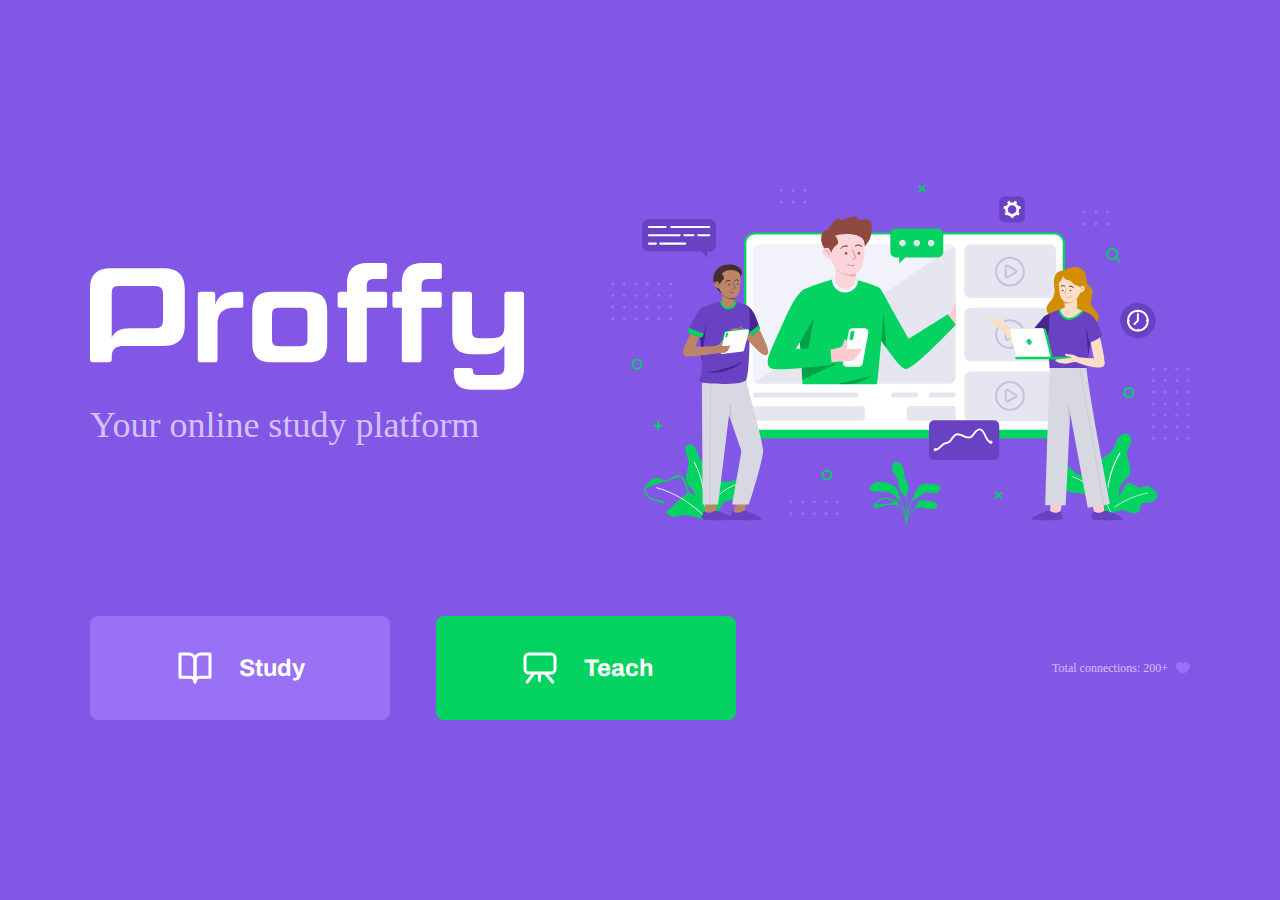
<file: index.html>
<!DOCTYPE html>
<html lang="en">

<head>

    <meta charset="UTF-8">
    <meta name="viewport" content="width=device-width, initial-scale=1.0">
    <meta name="theme-color" content="#8257E5">

    <title>Proffy | Your Online Study Platform</title>

    <link rel="shortcut icon" href="images/favicon.png" type="image/png">
    <link rel="stylesheet" href="styles/main.css">
    <link rel="stylesheet" href="styles/partials/page-landing.css">

    <link href="https://fonts.googleapis.com/css2?family=Archivo:wght@400;700&amp;
              family=Poppins:wght@400;600&amp;display=swap" rel="stylesheet">

</head>

<body id="page-landing">

    <div id="container">

        <div class="logo-container">
            <img src="images/logo.svg" alt="Proffy">
            <h2>Your online study platform</h2>
        </div>

        <img class="hero-image" src="images/landing.svg" alt="Study platform">

        <div class="buttons-container">

            <a class="study" href="/study.html">
                <img src="images/icons/study.svg" alt="Study">
                Study
            </a>

            <a class="give-classes" href="/teach.html">
                <img src="images/icons/give-classes.svg" alt="Teach">
                Teach
            </a>

        </div>

        <p class="total-connections">
            Total connections: 200+
            <img src="images/icons/purple-heart.svg" alt="Purple heart">
        </p>

    </div>

</body>

</html>
</file>
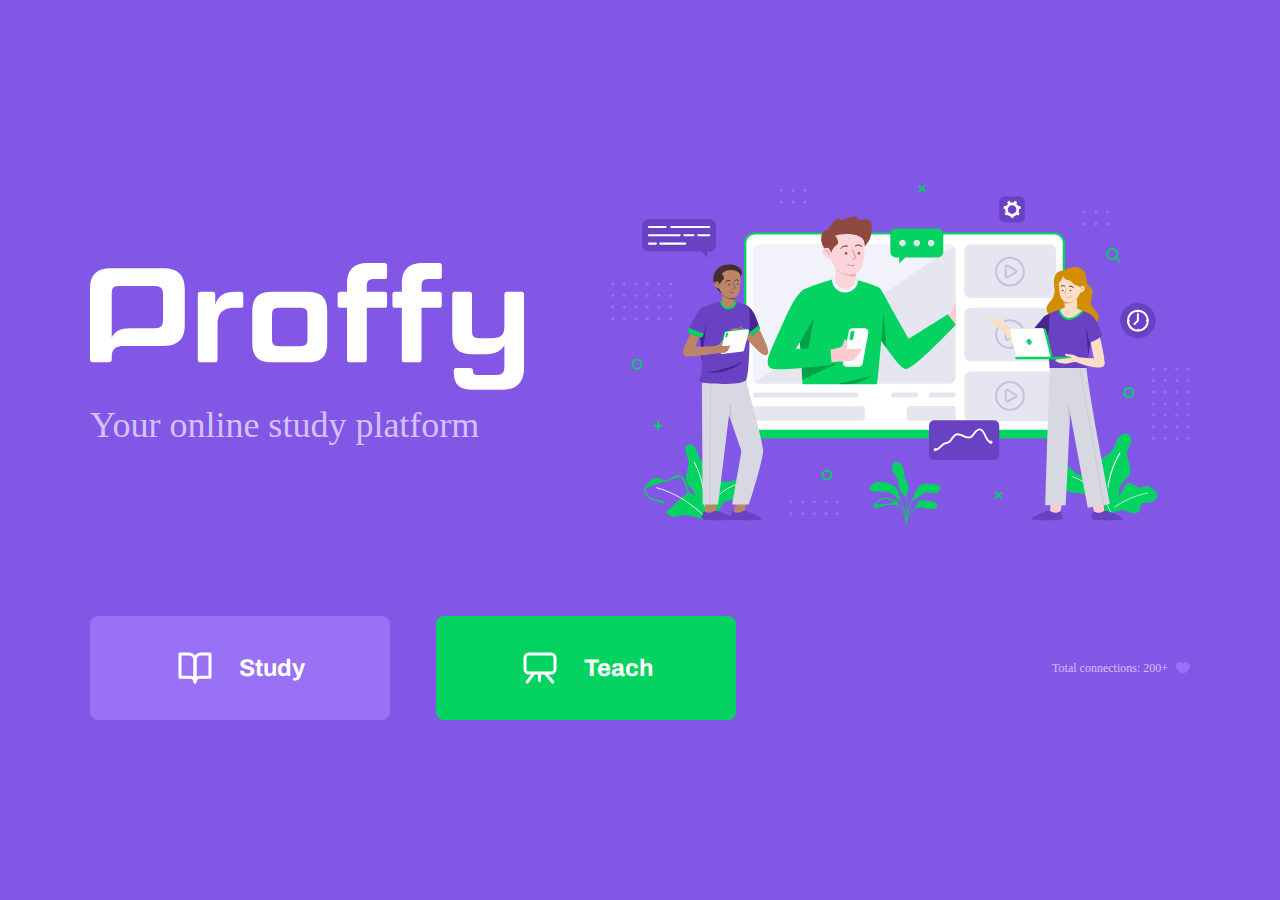
<file: src/views/index.html>
<!DOCTYPE html>
<html lang="en">

<head>

    <meta charset="UTF-8">
    <meta name="viewport" content="width=device-width, initial-scale=1.0">
    <meta name="theme-color" content="#8257E5">

    <title>Proffy | Your Online Study Platform</title>

    <link rel="shortcut icon" href="../../public/images/favicon.png" type="image/png">

    <link type="text/css" rel="stylesheet" href="../../public/styles/main.css">
    <link type="text/css" rel="stylesheet" href="../../public/styles/partials/page-landing.css">

    <link href="https://fonts.googleapis.com/css2?family=Archivo:wght@400;700&amp;
              family=Poppins:wght@400;600&amp;display=swap" rel="stylesheet">

</head>

<body id="page-landing">

    <div id="container">

        <div class="logo-container">
            <img src="../../public/images/logo.svg" alt="Proffy">
            <h2>Your online study platform</h2>
        </div>

        <img class="hero-image" src="../../public/images/landing.svg" alt="Study platform">

        <div class="buttons-container">

            <a class="study" href="/study">
                <img src="../../public/images/icons/study.svg" alt="Study">
                Study
            </a>

            <a class="give-classes" href="/teach">
                <img src="../../public/images/icons/give-classes.svg" alt="Teach">
                Teach
            </a>

        </div>

        <p class="total-connections">
            Total connections: 200+
            <img src="../../public/images/icons/purple-heart.svg" alt="Purple heart">
        </p>

    </div>

</body>

</html>
</file>
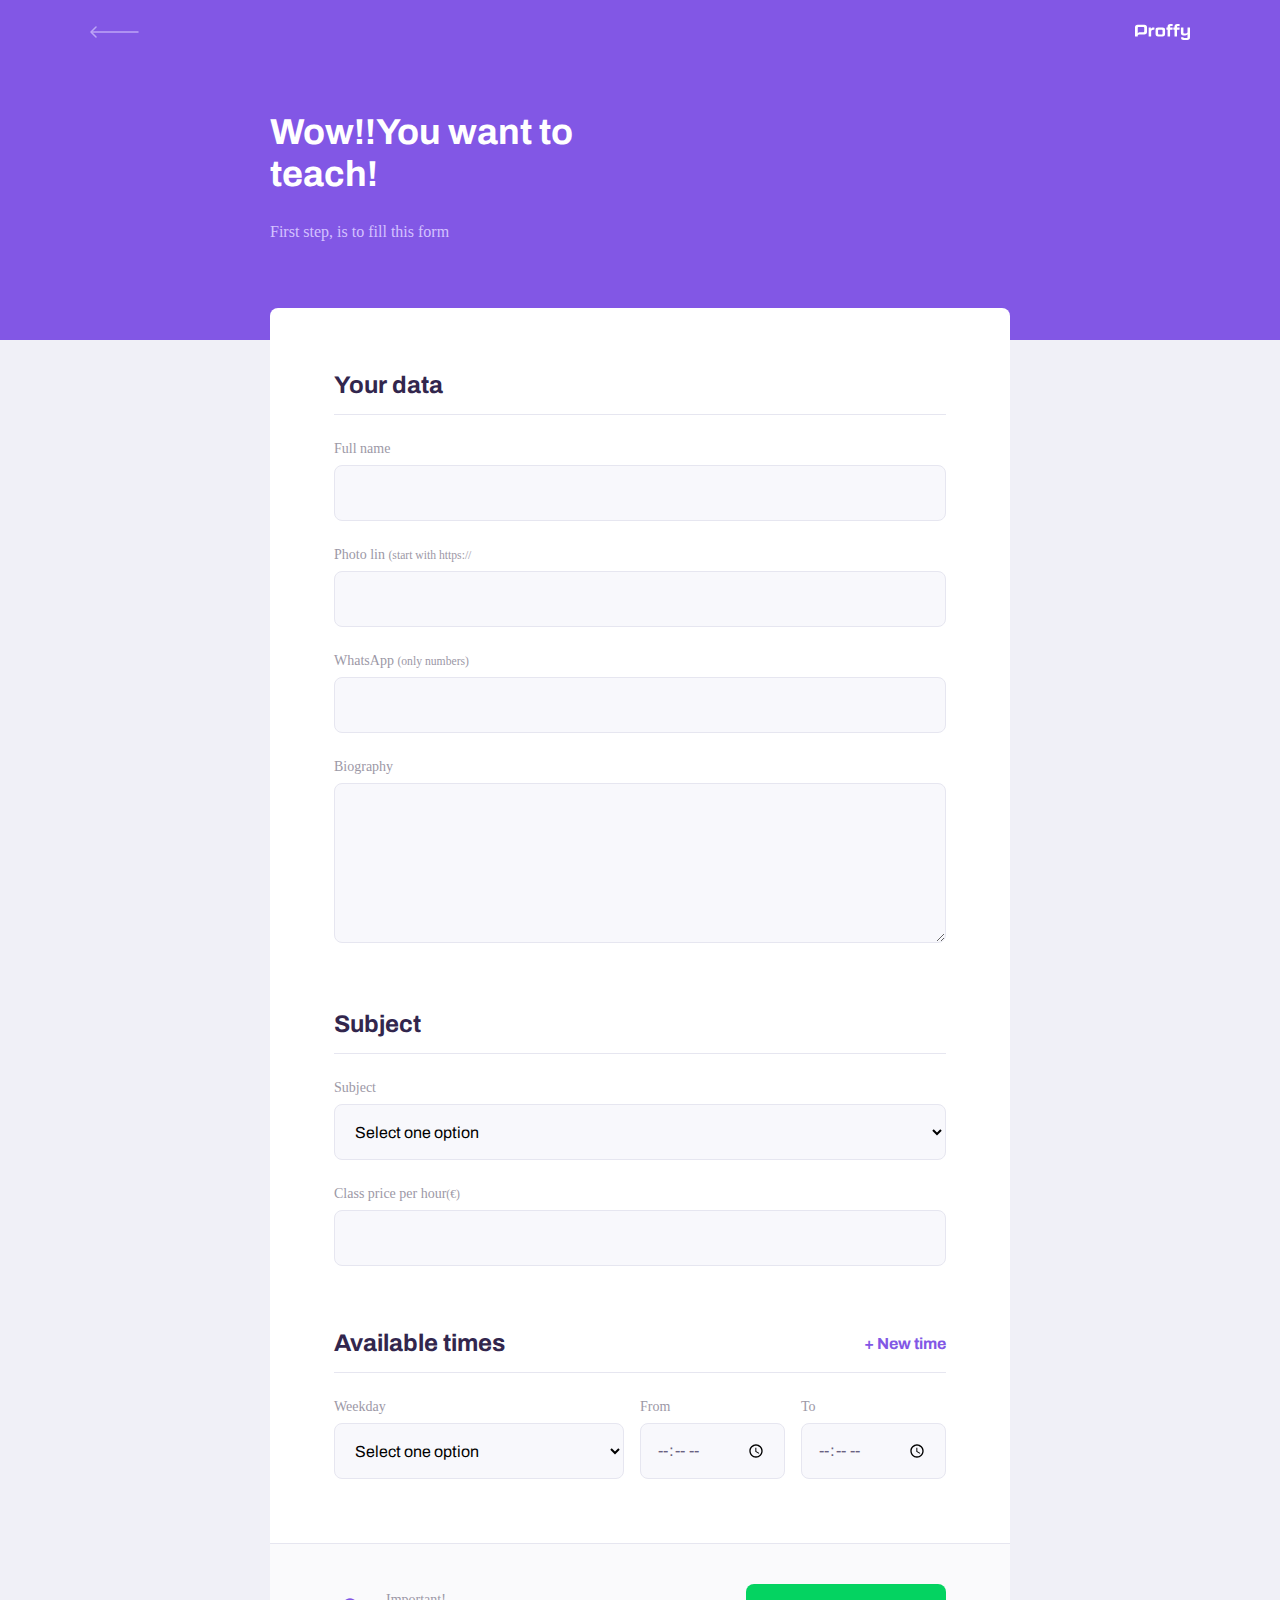
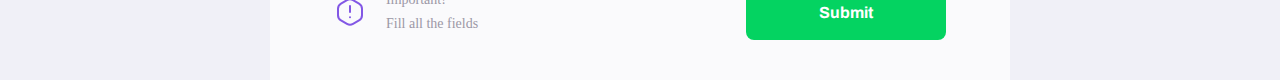
<file: teach.html>
<!DOCTYPE html>
<html lang="en">

<head>

    <meta charset="UTF-8">
    <meta name="viewport" content="width=device-width, initial-scale=1.0">

    <title>Proffy | Your Online Study Platform</title>

    <link rel="stylesheet" href="styles/main.css">
    <link rel="stylesheet" href="styles/partials/header.css">
    <link rel="stylesheet" href="styles/partials/forms.css">
    <link rel="stylesheet" href="styles/partials/page-teach.css">

    <link href="https://fonts.googleapis.com/css2?family=Archivo:wght@400;700&amp;
                family=Poppins:wght@400;600&amp;display=swap" rel="stylesheet">

    <script src="scripts/addField.js" defer></script>

</head>

<body id="page-give-classes">

    <div id="container">

        <header class="page-header">

            <div class="top-bar-container">
                <a href="/">
                    <img src="images/icons/back.svg" alt="Back">
                </a>
                <img src="images/logo.svg" alt="Proffy">
            </div>

            <div class="header-content">
                <strong>Wow!!You want to teach!</strong>
                <p>First step, is to fill this form</p>
            </div>

        </header>

        <main>

            <form action="" id="create-class">

                <fieldset>

                    <legend>Your data</legend>

                    <div class="input-block">
                        <label for="name">Full name</label>
                        <input name="name" id="name" required>
                    </div>

                    <div class="input-block">
                        <label for="avatar">Photo lin <small>(start with https://</small></label>
                        <input name="avatar" id="avatar" type="url" required>
                    </div>

                    <div class="input-block">
                        <label for="whatsapp">WhatsApp <small>(only numbers)</small></label>
                        <input name="whatsapp" id="whatsapp" type="number" required>
                    </div>

                    <div class="textarea-block">
                        <label for="bio">Biography</label>
                        <textarea name="bio" id="bio" required></textarea>
                    </div>

                </fieldset>

                <fieldset>

                    <legend>Subject</legend>

                    <div class="select-block">
                        <label for="subject">Subject</label>
                        <select name="subject" id="subject" required>
                            <option value="">Select one option</option>
                            <option value="1">Arts</option>
                            <option value="2">Biology</option>
                            <option value="3">Science</option>
                            <option value="4">Physical education</option>
                            <option value="5">Physics</option>
                            <option value="6">Geography</option>
                            <option value="7">History</option>
                            <option value="8">Maths</option>
                            <option value="9">Portuguese</option>
                            <option value="10">Chemistry</option>
                        </select>
                    </div>

                    <div class="input-block">
                        <label for="cost">
                            Class price per hour<small>(€)</small>
                        </label>
                        <input id="cost" type="number" required>
                    </div>

                </fieldset>

                <fieldset id="schedule-items">

                    <legend>Available times
                        <button type="button" id="add-time">+ New time</button>
                    </legend>

                    <div class="schedule-item">
                        <div class="select-block">
                            <label for="weekday">Weekday</label>
                            <select name="weekday[]" id="weekday" required>
                                <option value="">Select one option</option>
                                <option value="0">Sunday</option>
                                <option value="1">Monday</option>
                                <option value="2">Tuesday</option>
                                <option value="3">Wednesday</option>
                                <option value="4">Thursday</option>
                                <option value="5">Friday</option>
                                <option value="6">Saturday</option>
                            </select>
                        </div>

                        <div class="input-block">
                            <label for="timeFrom">From</label>
                            <input type="time" name="timeFrom[]" id="timeFrom" required>
                        </div>

                        <div class="input-block">
                            <label for="timeTo">To</label>
                            <input type="time" name="timeTo[]" id="timeTo" required>
                        </div>

                    </div>

                </fieldset>

            </form>

            <footer>

                <p>
                    <img src="images/icons/warning.svg" alt="Important warning">
                    Important! <br> Fill all the fields
                </p>

                <button type="submit" form="create-class">Submit</button>

            </footer>

        </main>

    </div>

</body>

</html>
</file>
<file: styles/main.css>
:root {
    --color-background: #F0F0F7;
    --color-primary-lighter: #9871F5;
    --color-primary-light: #916BEA;
    --color-primary: #8257E5;
    --color-primary-dark: #774DD6;
    --color-primary-darker: #6842c2;
    --color-secondary: #04D361;
    --color-secondary-dark: #04BF58;
    --color-title-in-primary: #FFFFFF;
    --color-text-in-primary: #D4C2FF;
    --color-text-title: #32264D;
    --color-text-complement: #9C98A6;
    --color-text-base: #6A6180;
    --color-line-in-white: #E6E6F0;
    --color-input-background: #F8F8FC;
    --color-button-text: #FFFFFF;
    --color-box-base: #FFFFFF;
    --color-box-footer: #FAFAFC;
    --color-small-info: #C1BCCC;
    font-size: 60%;
}

* {
    margin: 0;
    padding: 0;
    box-sizing: border-box;
}

html, body {
    height: 100vh;
}

body {
    background: var(--color-background);
    display: flex;
    align-items: center;
    justify-content: center;
}

body, input, button, textarea {
    font: 500 1.6rem Poppins;
    color: var(--color-text-base);
}

#container {
    width: 90vw;
    max-width: 700px;
}

@media (min-width: 700px) {
    :root {
        font-size: 62.5%;
    }
}
</file>
<file: styles/partials/page-landing.css>
#page-landing {
    background: var(--color-primary);
}

#page-landing #container {
    color: var(--color-text-in-primary);
}

.logo-container img {
    height: 10rem;
}

.logo-container {
    text-align: center;
    margin-bottom: 3.2rem;
}

.logo-container h2 {
    font-weight: 500;
    font-size: 3.6rem;
    line-height: 4.6rem;
    margin-top: 0.8rem;
}

.hero-image {
    width: 100%;
}

.buttons-container {
    display: flex;
    justify-content: center;
    margin: 3.2rem 0;
}

.buttons-container a {
    width: 30rem;
    height: 10.4rem;
    border-radius: 0.8rem;
    margin-right: 4.6rem;
    font: 700 2.4rem Archivo;
    display: flex;
    align-items: center;
    justify-content: center;
    text-decoration: none;
    transition: background 0.2s;
    color: var(--color-button-text)
}

.buttons-container a img {
    width: 4rem;
    margin-right: 2.4rem;
}

.buttons-container a.study {
    background: var(--color-primary-lighter);
}

.buttons-container a.study:hover {
    background: var(--color-primary-light);
}

.buttons-container a.give-classes {
    background: var(--color-secondary);
    margin-right: 0;
}

.buttons-container a.give-classes:hover {
    background: var(--color-secondary-dark);
}

.total-connections {
    font-size: 1.8rem;
    display: flex;
    align-items: center;
    justify-content: center;
}

.total-connections img {
    margin-left: 0.8rem;
}

@media (max-width: 699px) {
    :root {
        font-size: 40%;
    }
}

@media (min-width: 1100px) {
    #page-landing #container {
        max-width: 1100px;
        display: grid;
        grid-template-columns: 2fr 1fr 2fr;
        grid-template-rows: 350px 1fr;
        grid-template-areas:
                "proffy image image"
                "button button texting";
        column-gap: 87px;
        row-gap: 86px;
    }

    .logo-container {
        grid-area: proffy;
        text-align: initial;
        align-self: center;
        margin: 0;
    }

    .logo-container img {
        height: 127px;
    }

    .hero-image {
        grid-area: image;
        height: 350px;
    }

    .buttons-container {
        grid-area: button;
        justify-content: flex-start;
        margin: 0;
    }

    .total-connections {
        grid-area: texting;
        justify-self: end;
        font-size: 1.2rem;
    }

}
</file>
<file: public/styles/main.css>
:root {
    --color-background: #F0F0F7;
    --color-primary-lighter: #9871F5;
    --color-primary-light: #916BEA;
    --color-primary: #8257E5;
    --color-primary-dark: #774DD6;
    --color-primary-darker: #6842c2;
    --color-secondary: #04D361;
    --color-secondary-dark: #04BF58;
    --color-title-in-primary: #FFFFFF;
    --color-text-in-primary: #D4C2FF;
    --color-text-title: #32264D;
    --color-text-complement: #9C98A6;
    --color-text-base: #6A6180;
    --color-line-in-white: #E6E6F0;
    --color-input-background: #F8F8FC;
    --color-button-text: #FFFFFF;
    --color-box-base: #FFFFFF;
    --color-box-footer: #FAFAFC;
    --color-small-info: #C1BCCC;
    font-size: 60%;
}

* {
    margin: 0;
    padding: 0;
    box-sizing: border-box;
}

html, body {
    height: 100vh;
}

body {
    background: var(--color-background);
    display: flex;
    align-items: center;
    justify-content: center;
}

body, input, button, textarea {
    font: 500 1.6rem Poppins;
    color: var(--color-text-base);
}

#container {
    width: 90vw;
    max-width: 700px;
}

@media (min-width: 700px) {
    :root {
        font-size: 62.5%;
    }
}
</file>
<file: public/styles/partials/page-landing.css>
#page-landing {
    background: var(--color-primary);
}

#page-landing #container {
    color: var(--color-text-in-primary);
}

.logo-container img {
    height: 10rem;
}

.logo-container {
    text-align: center;
    margin-bottom: 3.2rem;
}

.logo-container h2 {
    font-weight: 500;
    font-size: 3.6rem;
    line-height: 4.6rem;
    margin-top: 0.8rem;
}

.hero-image {
    width: 100%;
}

.buttons-container {
    display: flex;
    justify-content: center;
    margin: 3.2rem 0;
}

.buttons-container a {
    width: 30rem;
    height: 10.4rem;
    border-radius: 0.8rem;
    margin-right: 4.6rem;
    font: 700 2.4rem Archivo;
    display: flex;
    align-items: center;
    justify-content: center;
    text-decoration: none;
    transition: background 0.2s;
    color: var(--color-button-text)
}

.buttons-container a img {
    width: 4rem;
    margin-right: 2.4rem;
}

.buttons-container a.study {
    background: var(--color-primary-lighter);
}

.buttons-container a.study:hover {
    background: var(--color-primary-light);
}

.buttons-container a.give-classes {
    background: var(--color-secondary);
    margin-right: 0;
}

.buttons-container a.give-classes:hover {
    background: var(--color-secondary-dark);
}

.total-connections {
    font-size: 1.8rem;
    display: flex;
    align-items: center;
    justify-content: center;
}

.total-connections img {
    margin-left: 0.8rem;
}

@media (max-width: 699px) {
    :root {
        font-size: 40%;
    }
}

@media (min-width: 1100px) {
    #page-landing #container {
        max-width: 1100px;
        display: grid;
        grid-template-columns: 2fr 1fr 2fr;
        grid-template-rows: 350px 1fr;
        grid-template-areas:
                "proffy image image"
                "button button texting";
        column-gap: 87px;
        row-gap: 86px;
    }

    .logo-container {
        grid-area: proffy;
        text-align: initial;
        align-self: center;
        margin: 0;
    }

    .logo-container img {
        height: 127px;
    }

    .hero-image {
        grid-area: image;
        height: 350px;
    }

    .buttons-container {
        grid-area: button;
        justify-content: flex-start;
        margin: 0;
    }

    .total-connections {
        grid-area: texting;
        justify-self: end;
        font-size: 1.2rem;
    }

}
</file>
<file: styles/partials/header.css>
.page-header {
    background-color: var(--color-primary);
    display: flex;
    flex-direction: column;
}

.page-header .top-bar-container {
    width: 90%;
    margin: 0 auto;
    display: flex;
    align-items: center;
    justify-content: space-between;
    padding: 1.6rem 0;
}

.page-header .top-bar-container a {
    height: 3.2rem;
    transition: opacity 0.2s;
}

.page-header .top-bar-container a:hover {
    opacity: 0.6;
}

.page-header .top-bar-container > img {
    height: 1.6rem;
}

.page-header .header-content {
    width: 90%;
    margin: 3.2rem auto;
    position: relative;
}

.page-header .header-content strong {
    font: 700 3.6rem Archivo;
    line-height: 4.2rem;
    color: var(--color-title-in-primary);
}

.page-header .header-content p {
    max-width: 30rem;
    font-size: 1.6rem;
    line-height: 2.6rem;
    color: var(--color-text-in-primary);
    margin-top: 2.4rem;
}

@media (min-width:700px) {
    .page-header {
        height: 340px;
    }

    .page-header .top-bar-container {
        max-width: 1100px;
    }

    .page-header .header-content {
        max-width: 740px;
        margin: 0 auto;
        flex: 1 1;
        padding-bottom: 48px;
        display: flex;
        flex-direction: column;
        justify-content: center;

    }

    .page-header .header-content strong {
        max-width: 350px;
    }
}
</file>
<file: styles/partials/forms.css>
.select-block label, .input-block label, .textarea-block label {
    font-size: 1.4rem;
    color: var(--color-text-complement);
}

.input-block input, .select-block select, .textarea-block textarea {
    width: 100%;
    height: 5.6rem;
    margin-top: 0.8rem;
    border-radius: 0.8rem;
    background: var(--color-input-background);
    border: 1px solid var(--color-line-in-white);
    outline: 0;
    padding: 0 1.6rem;
    font: 1.6rem Archivo;
}

.textarea-block textarea {
    padding: 1.2rem 1.6rem;
    height: 16rem;
    resize: vertical;
}

.input-block, .textarea-block {
    position: relative;
}

.input-block:focus-within::after, .textarea-block:focus-within::after {
    content:"";
    width: calc(100% - 3.2rem);
    height: 2px;
    background: var(--color-primary-light);
    position: absolute;
    left: 1.6rem;
    bottom: 0;
}
</file>
<file: styles/partials/page-teach.css>
#page-give-classes #container {
    width: 100vw;
    height: 100vh;
}

#page-give-classes .page-header .header-content {
    margin-bottom: 6.4rem;
}

#page-give-classes main {
    background: var(--color-box-base);
    width: 100%;
    max-width: 74rem;
    border-radius: .8rem;
    margin: -3.2rem auto 3.2rem;
    padding-top: 6.4rem;
}

#page-give-classes fieldset {
    border: none;
    padding: 0 2.4rem;
}

#page-give-classes fieldset legend {
    font: 700 2.4rem Archivo;
    color: var(--color-text-title);
    margin-bottom: 2.4rem;
    display: flex;
    align-items: center;
    justify-content: space-between;
    width: 100%;
    padding-bottom: 1.6rem;
    border-bottom: 1px solid var(--color-line-in-white);
}

#page-give-classes fieldset legend button {
    background: none;
    border: 0;
    color: var(--color-primary);
    font: 700 1.6rem Archivo;
    cursor: pointer;
    transition: 0.2s;
}

#page-give-classes fieldset legend button:hover {
    color: var(--color-primary-dark);
}

#page-give-classes fieldset+fieldset {
    margin-top: 6.4rem;
}

#page-give-classes .input-block+.input-block,
#page-give-classes .input-block+.textarea-block,
#page-give-classes .select-block+.input-block {
    margin-top: 2.4rem;
}

#page-give-classes main footer {
    padding: 4rem 2.4rem;
    background: var(--color-box-footer);
    border-top: 1px solid var(--color-line-in-white);
    margin-top: 6.4rem;
}

#page-give-classes main footer p {
    display: flex;
    align-items: center;
    justify-content: center;
    font-size: 1.4rem;
    line-height: 2.4rem;
    color: var(--color-text-complement);
}

#page-give-classes main footer p img {
    margin-right: 2rem;
}

#page-give-classes main footer button {
    width: 100%;
    height: 5.6rem;
    background: var(--color-secondary);
    color: var(--color-button-text);
    border: 0;
    border-radius: .8rem;
    cursor: pointer;
    font: 700 1.6rem Archivo;
    display: flex;
    align-items: center;
    justify-content: center;
    text-decoration: none;
    transition: 0.2s;
    margin-top: 3.2rem;
}

#page-give-classes main footer button:hover {
    background: var(--color-secondary-dark);
}

.schedule-item+.schedule-item {
    margin-top: 3.2rem;
    padding-top: 3.2rem;
    border-top: 1px solid var(--color-line-in-white);
}

@media (min-width: 700px) {
    #page-give-classes #container {
        max-width: 100vw;
    }

    #page-give-classes .page-header .header-content {
        margin-bottom: 0;
    }

    #page-give-classes main fieldset {
        padding: 0 64px;
    }

    .schedule-item {
        display: grid;
        grid-template-columns: 2fr 1fr 1fr;
        column-gap: 1.6rem;
    }

    #page-give-classes #schedule-items .select-block+.input-block,
    #page-give-classes #schedule-items .input-block+.input-block {
        margin-top: 0;
    }

    #page-give-classes main footer {
        padding: 40px 64px;
        display: flex;
        align-items: center;
        justify-content: space-between;
    }

    #page-give-classes main footer button {
        margin-top: 0;
        width: 200px;
    }
}
</file>
